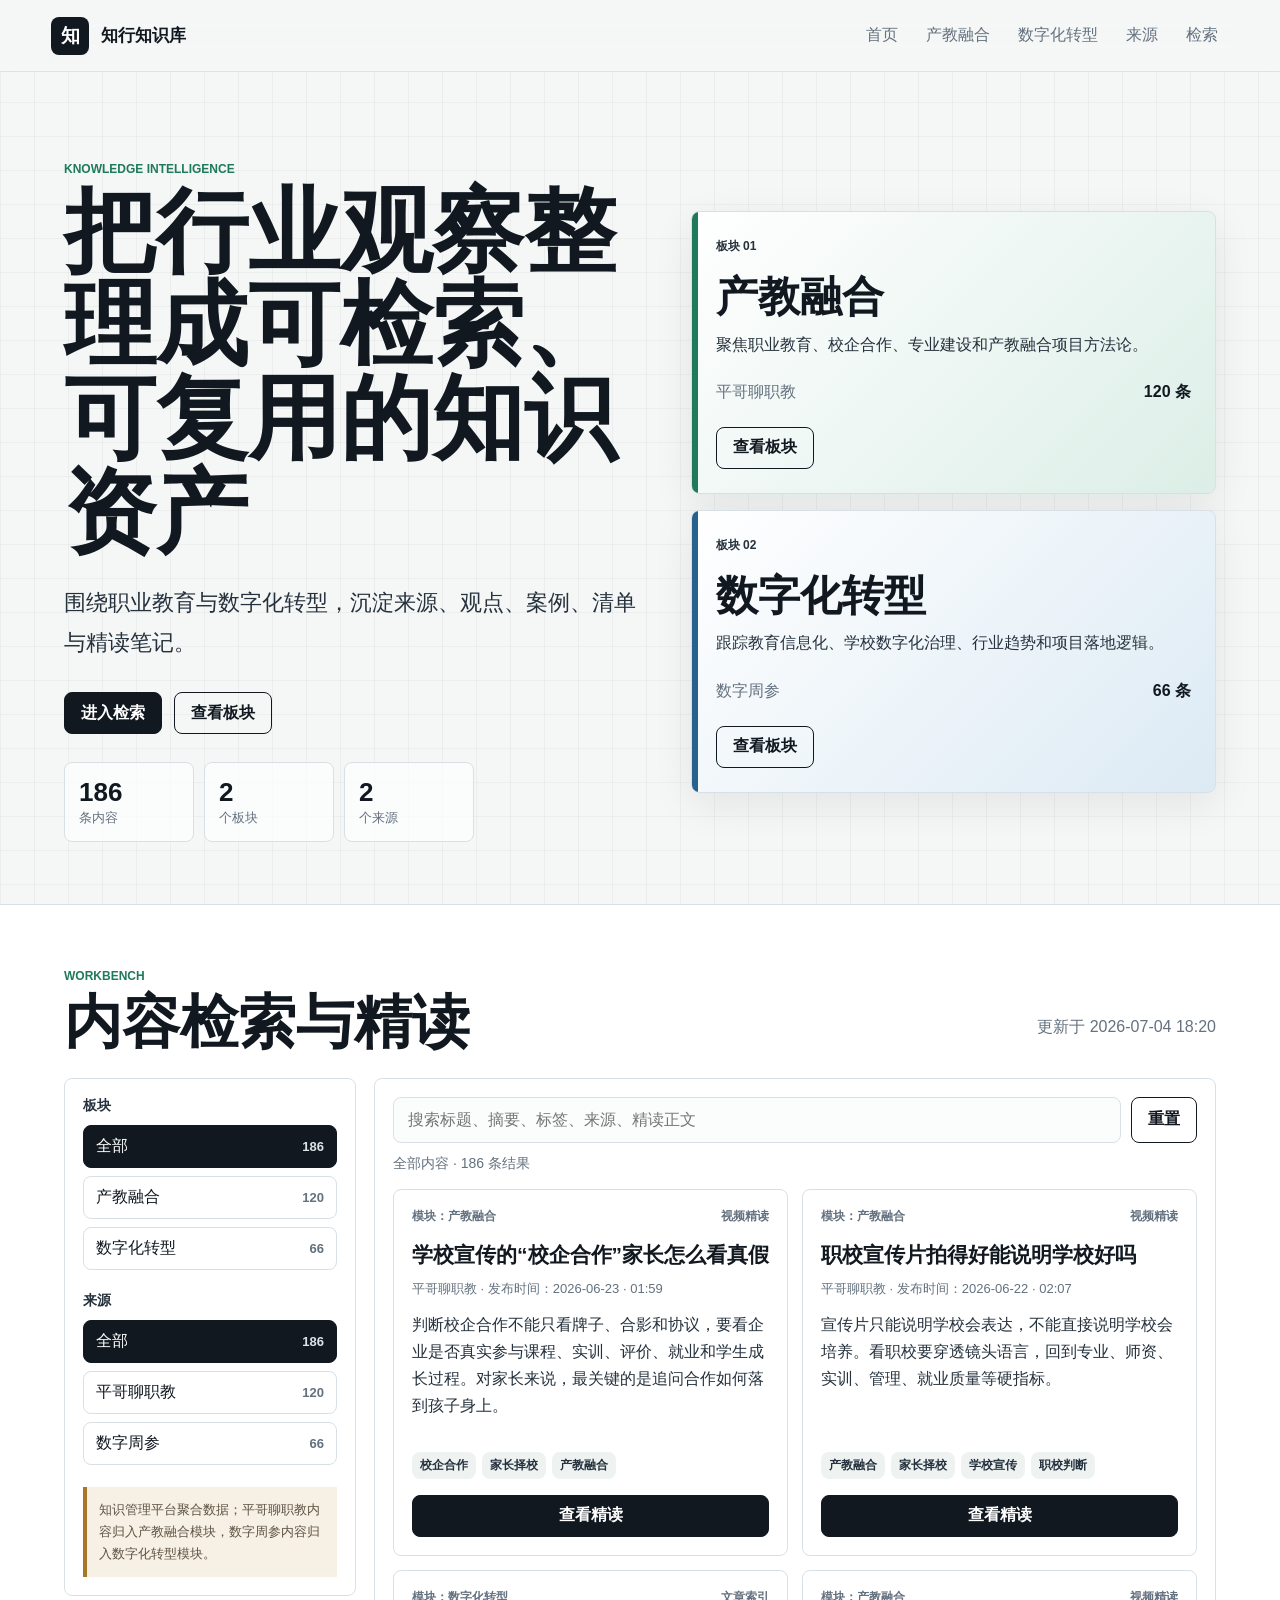
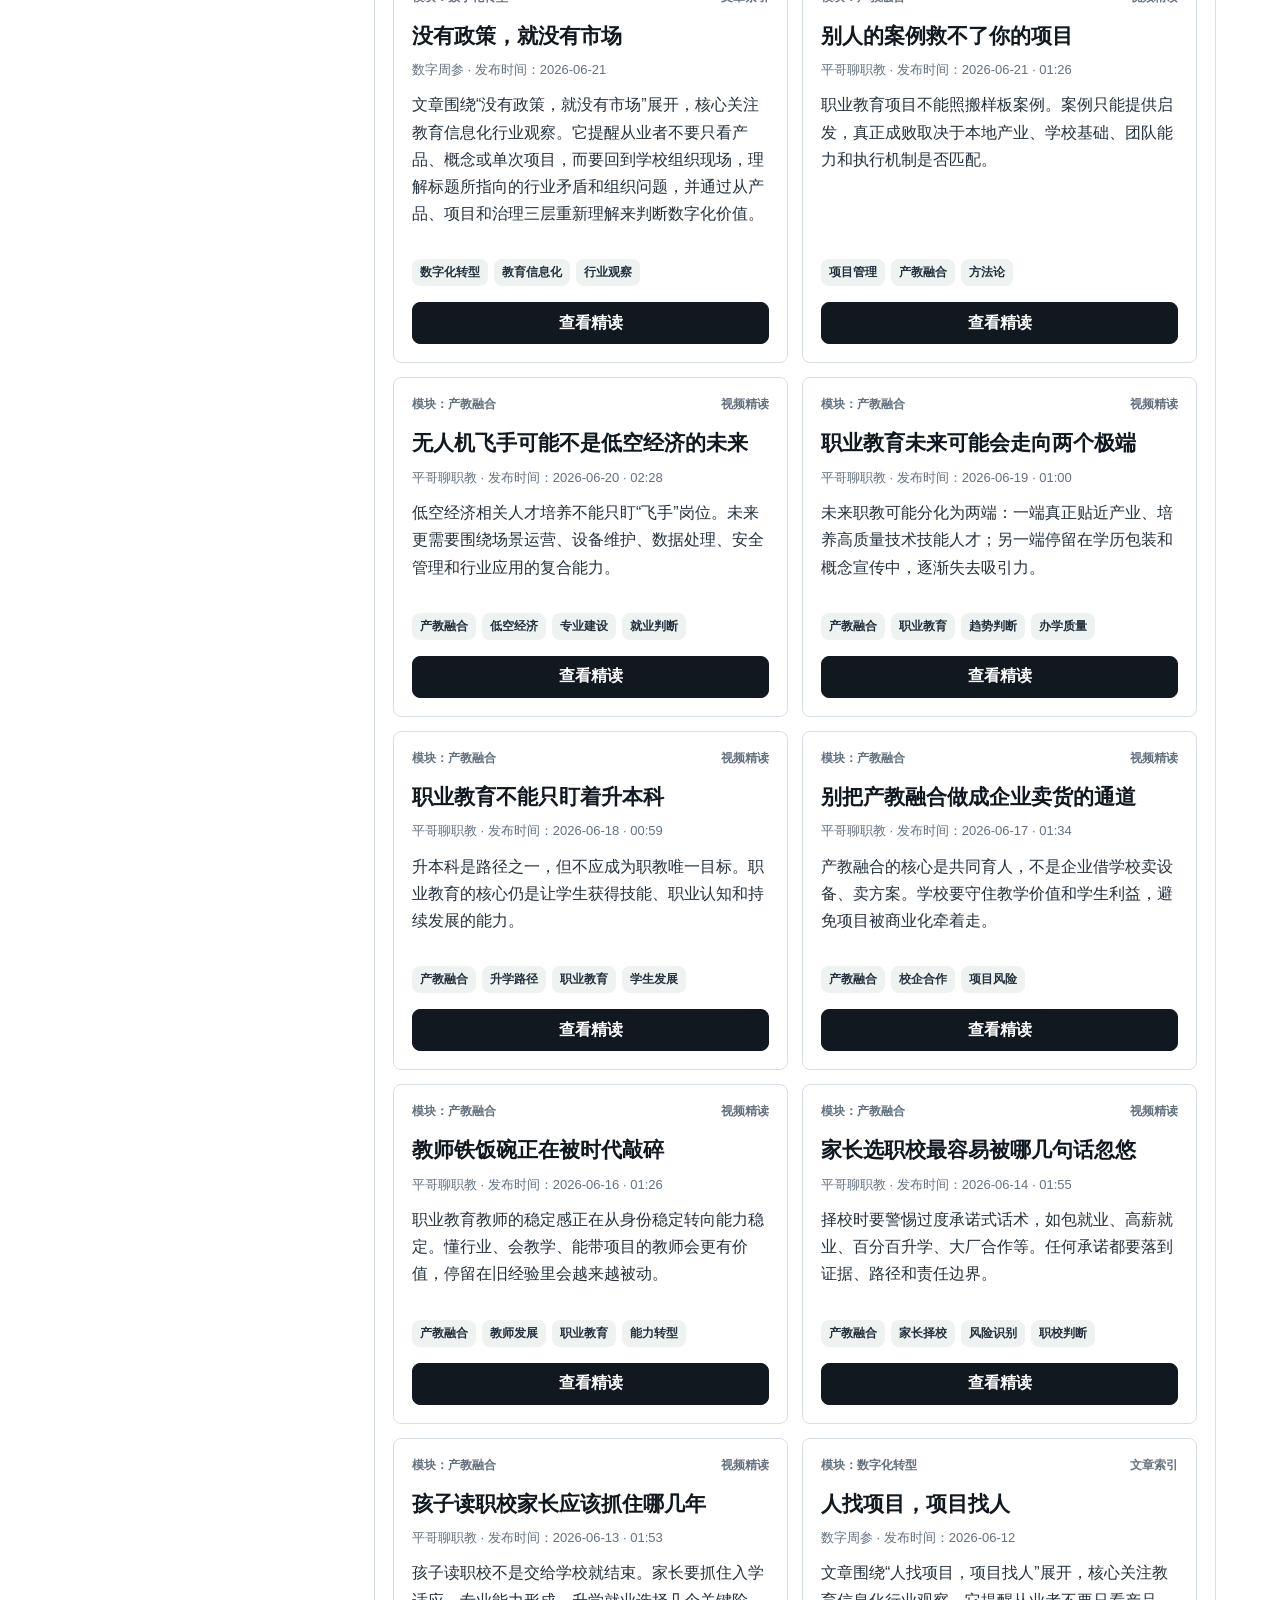
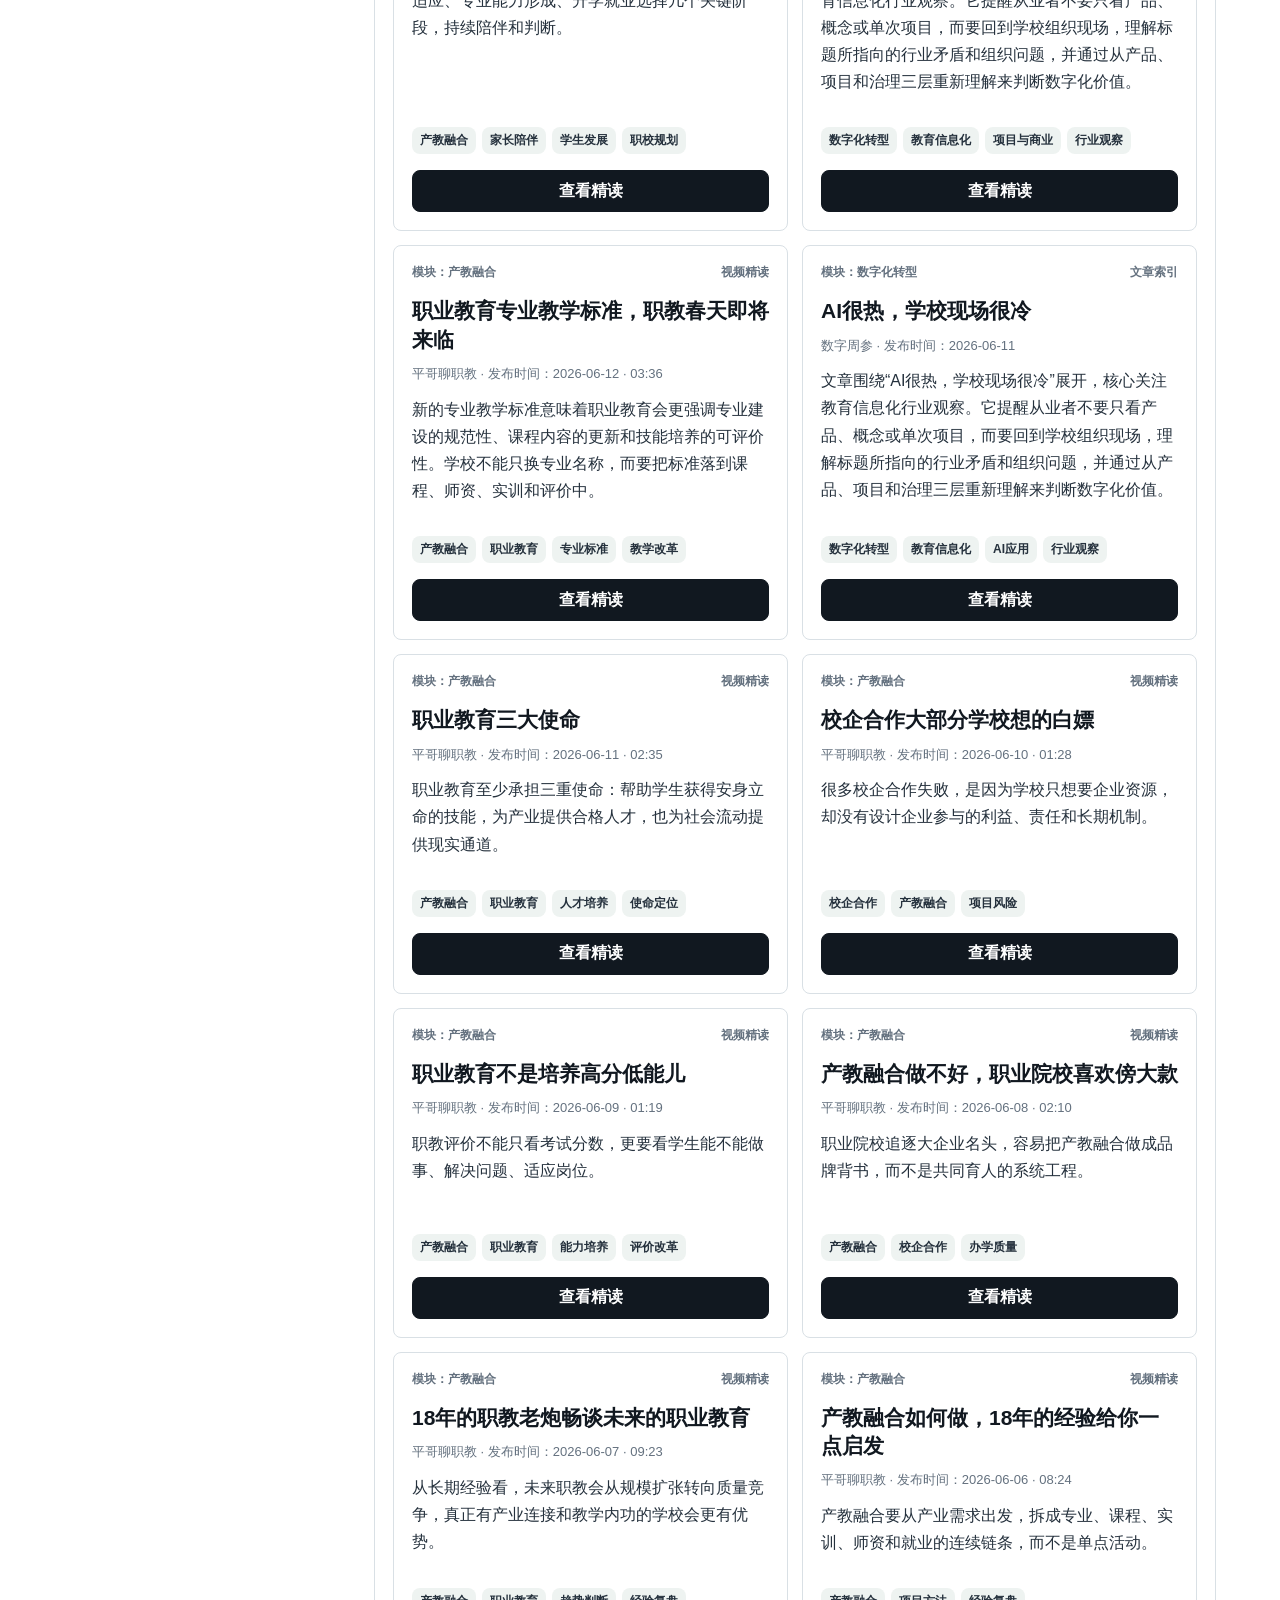
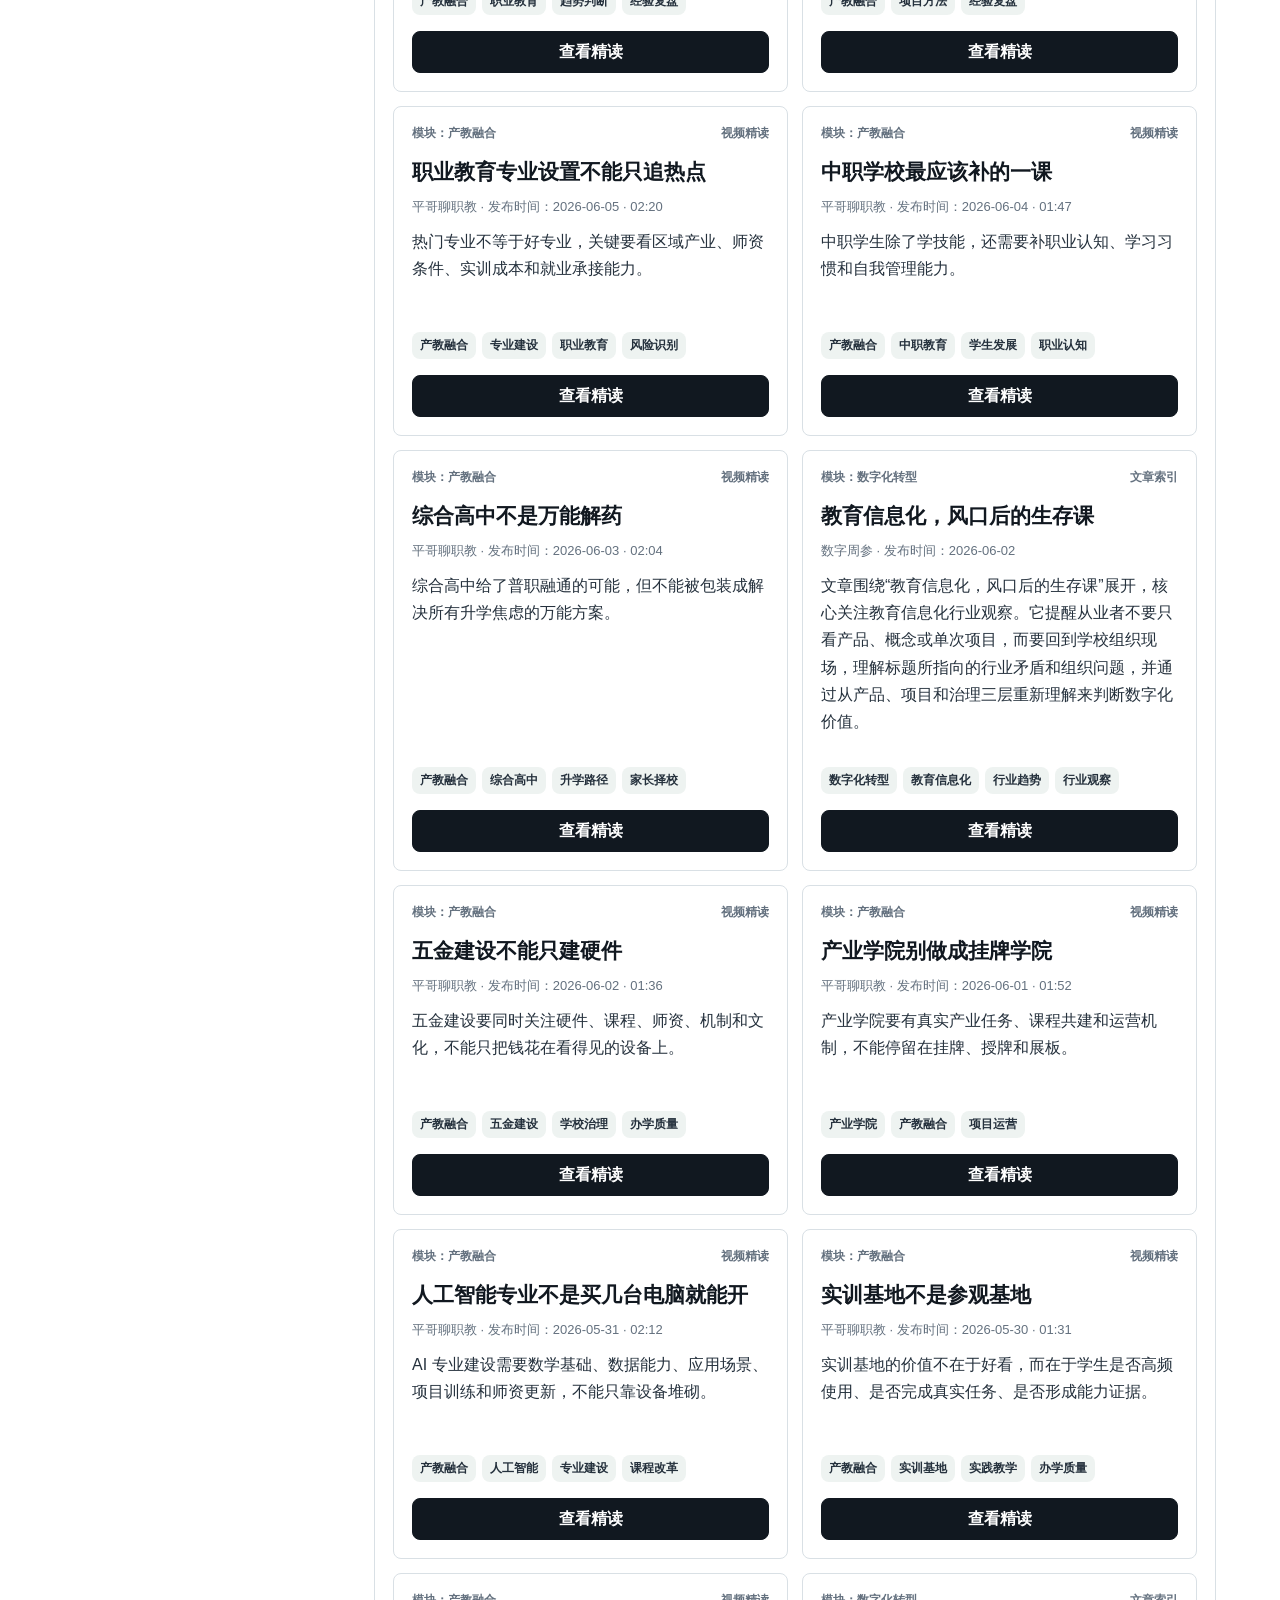
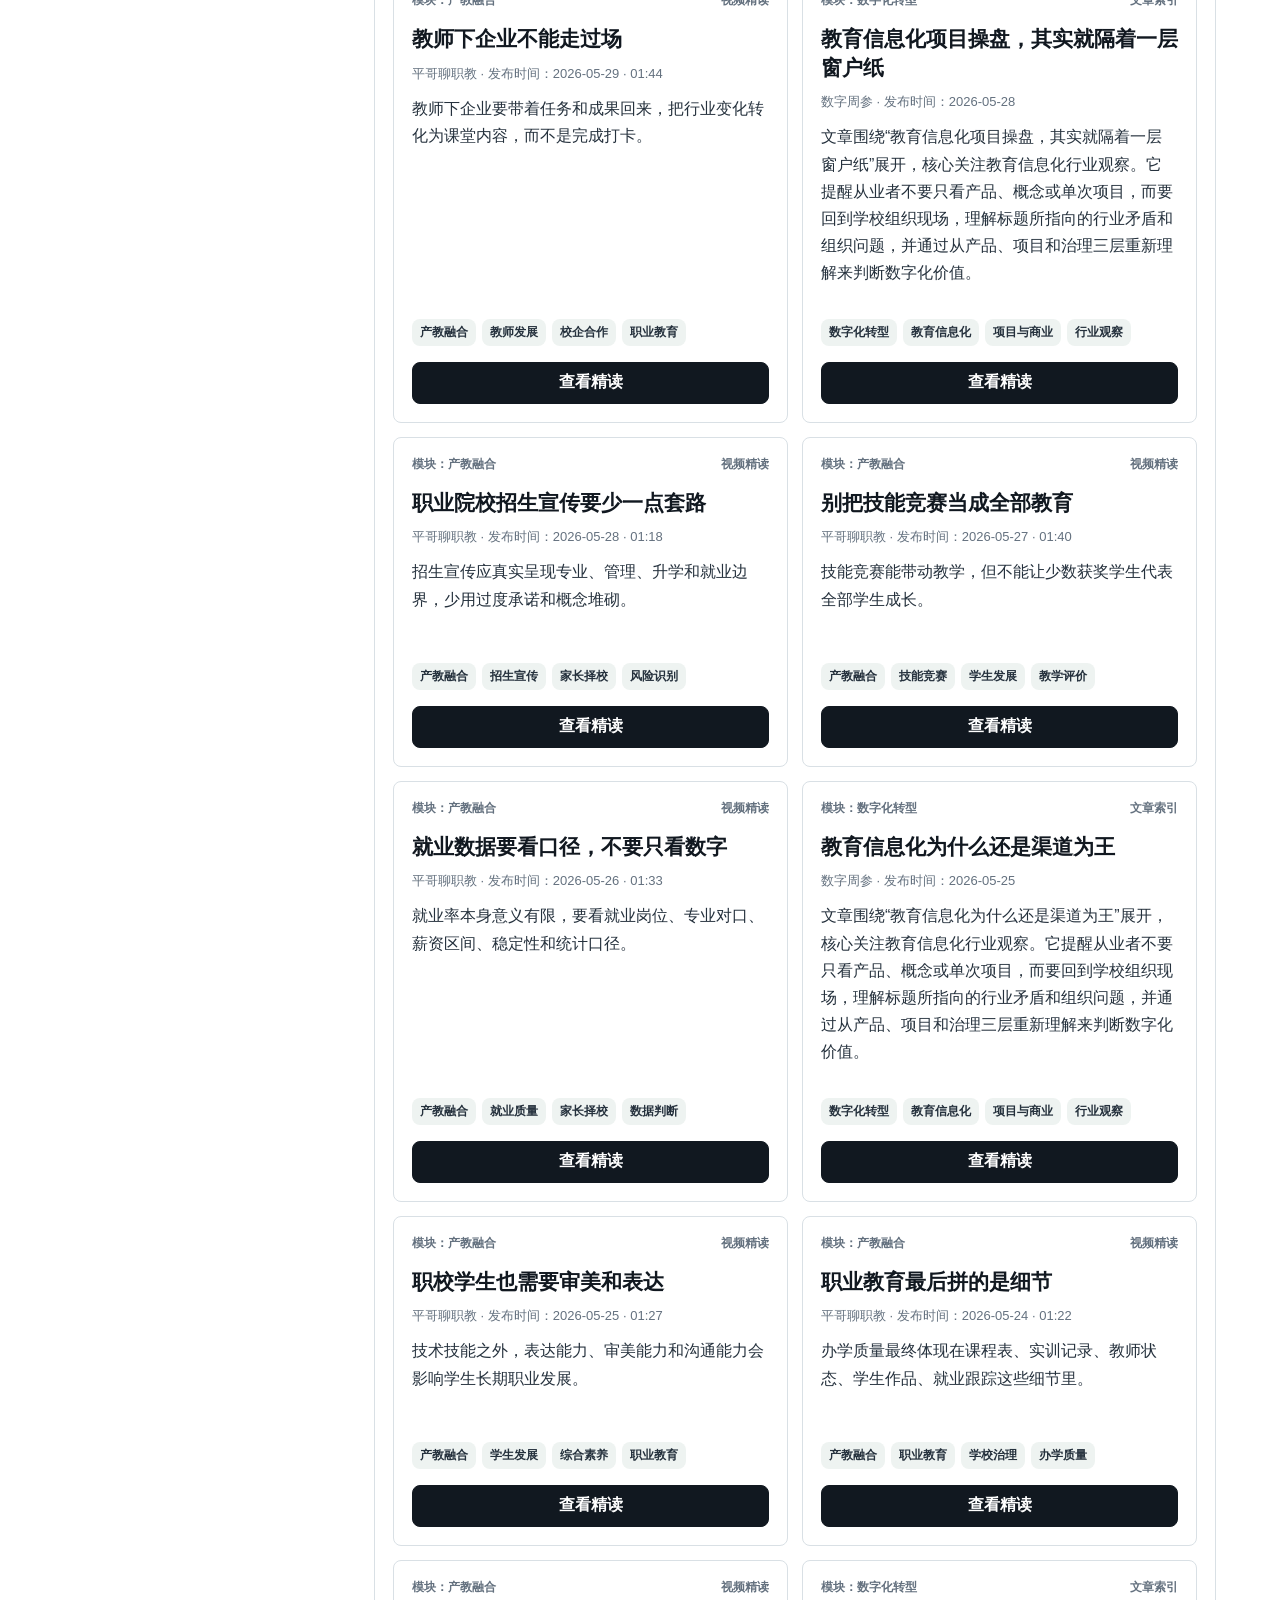
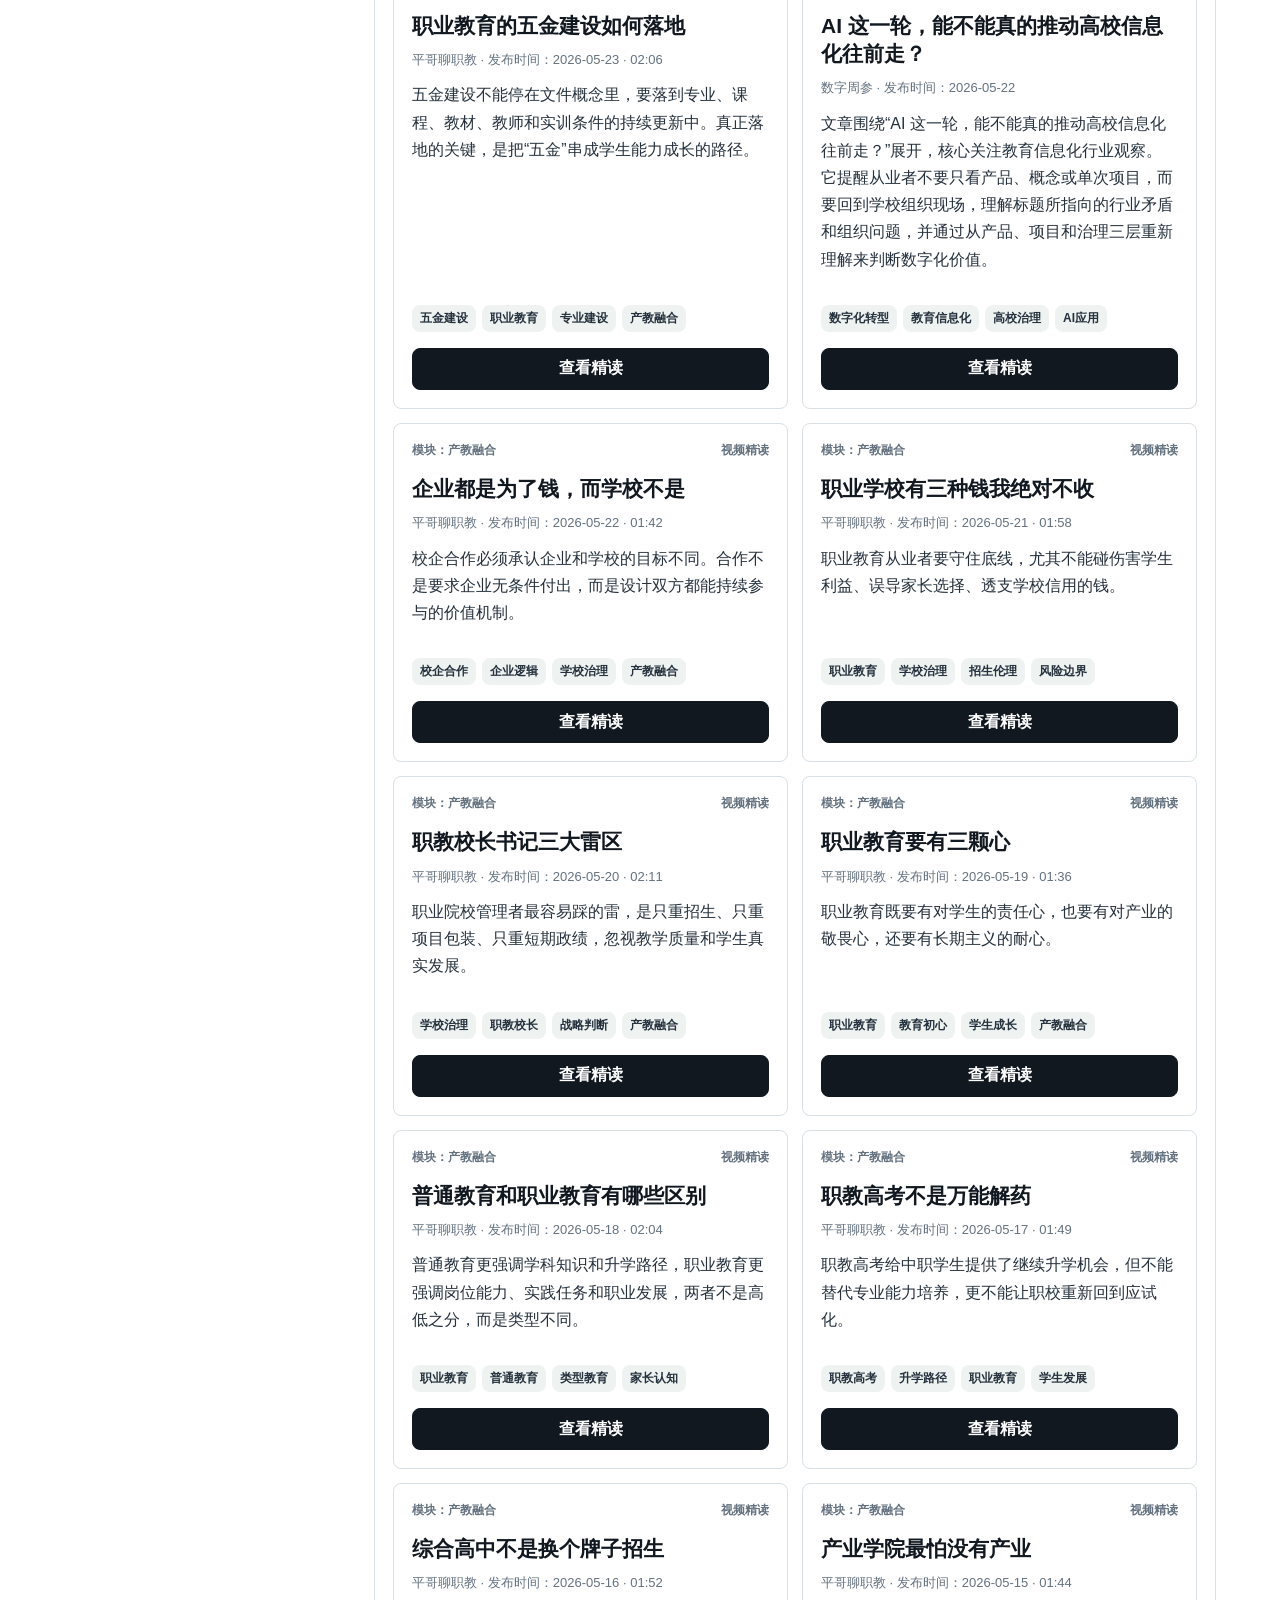
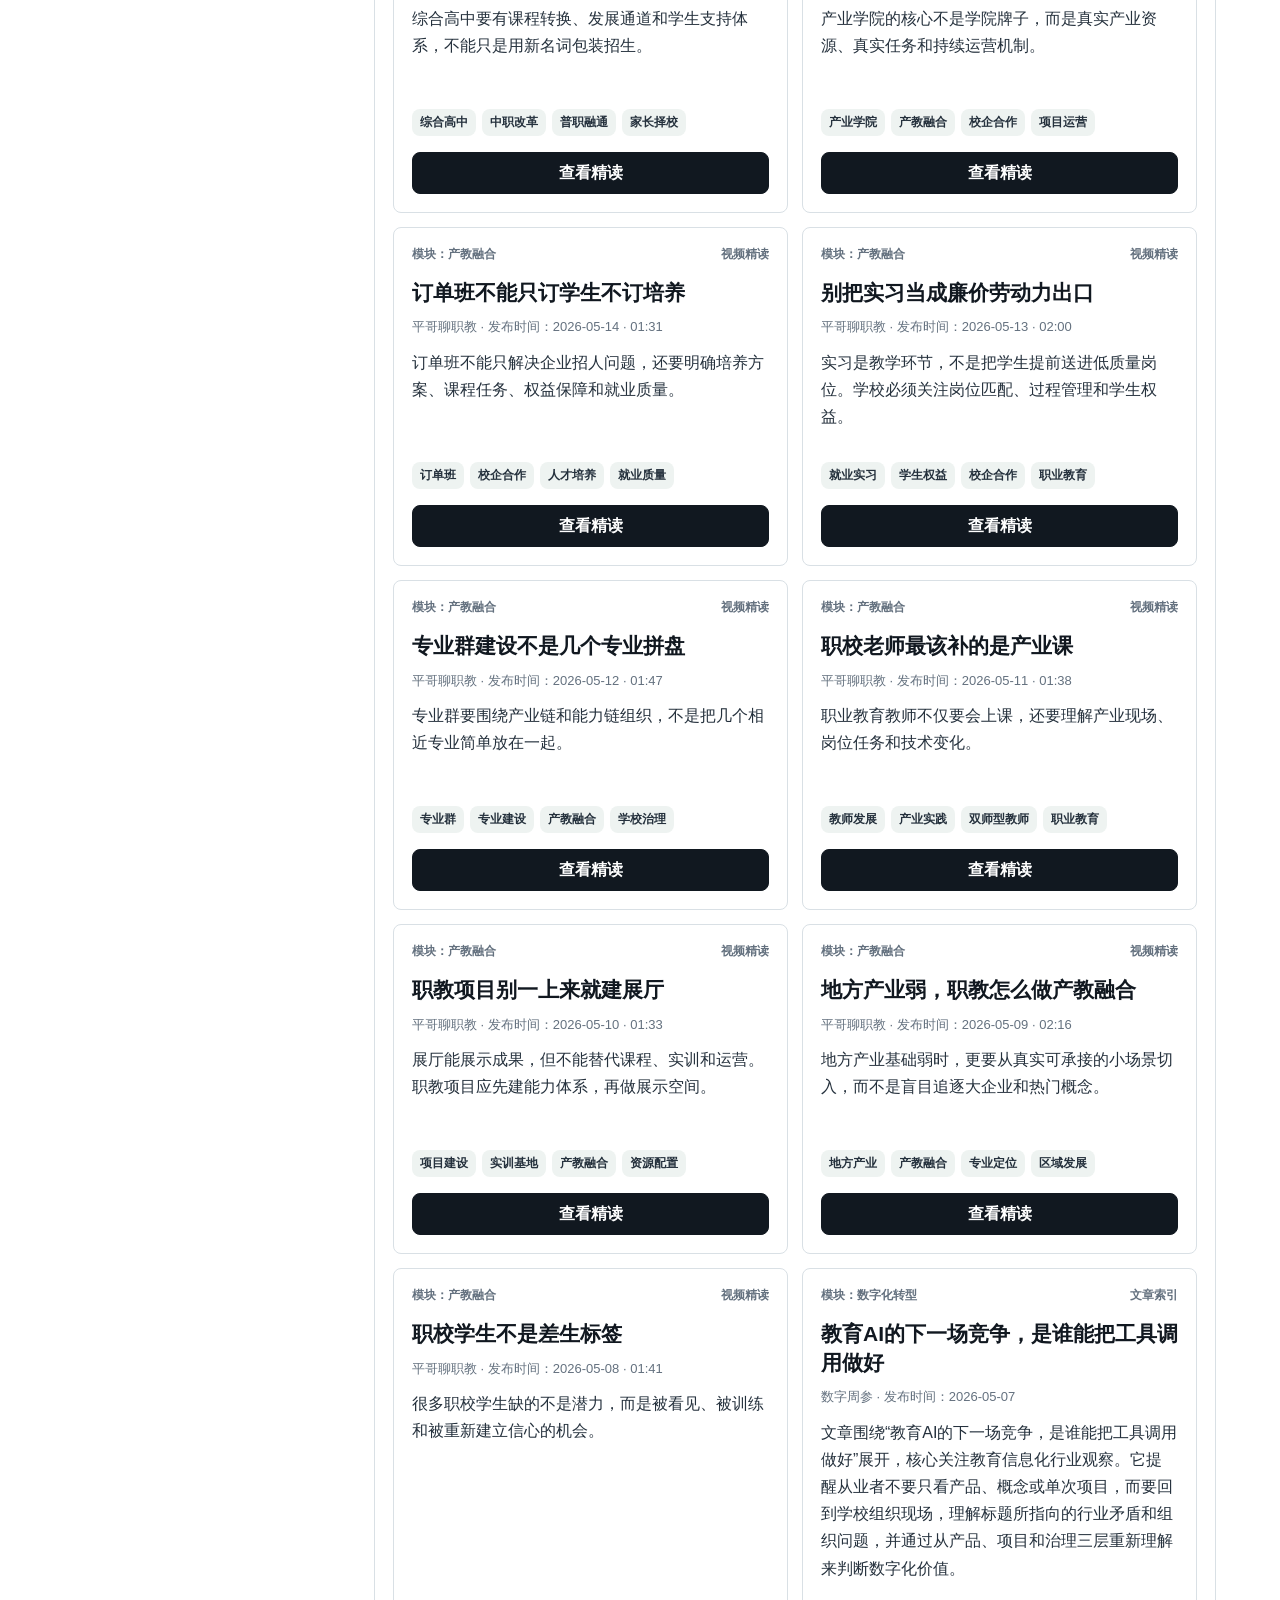
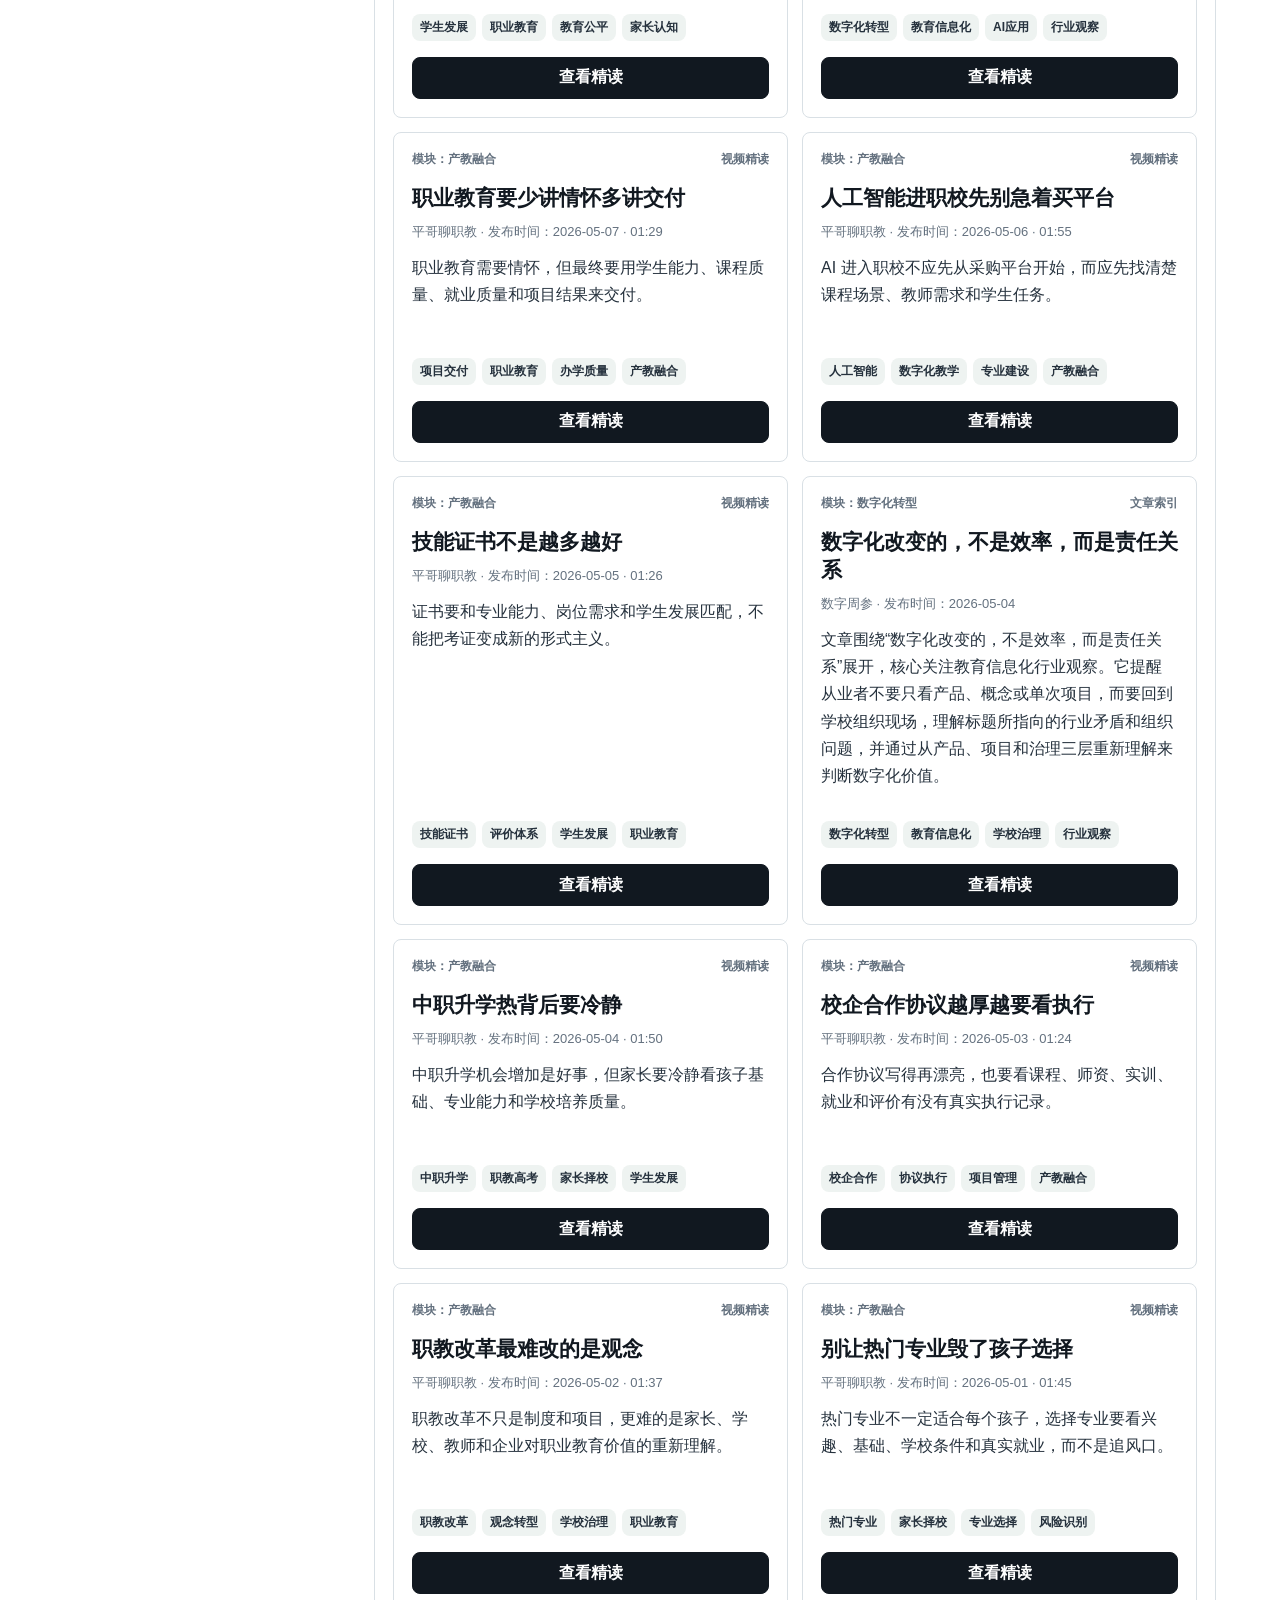
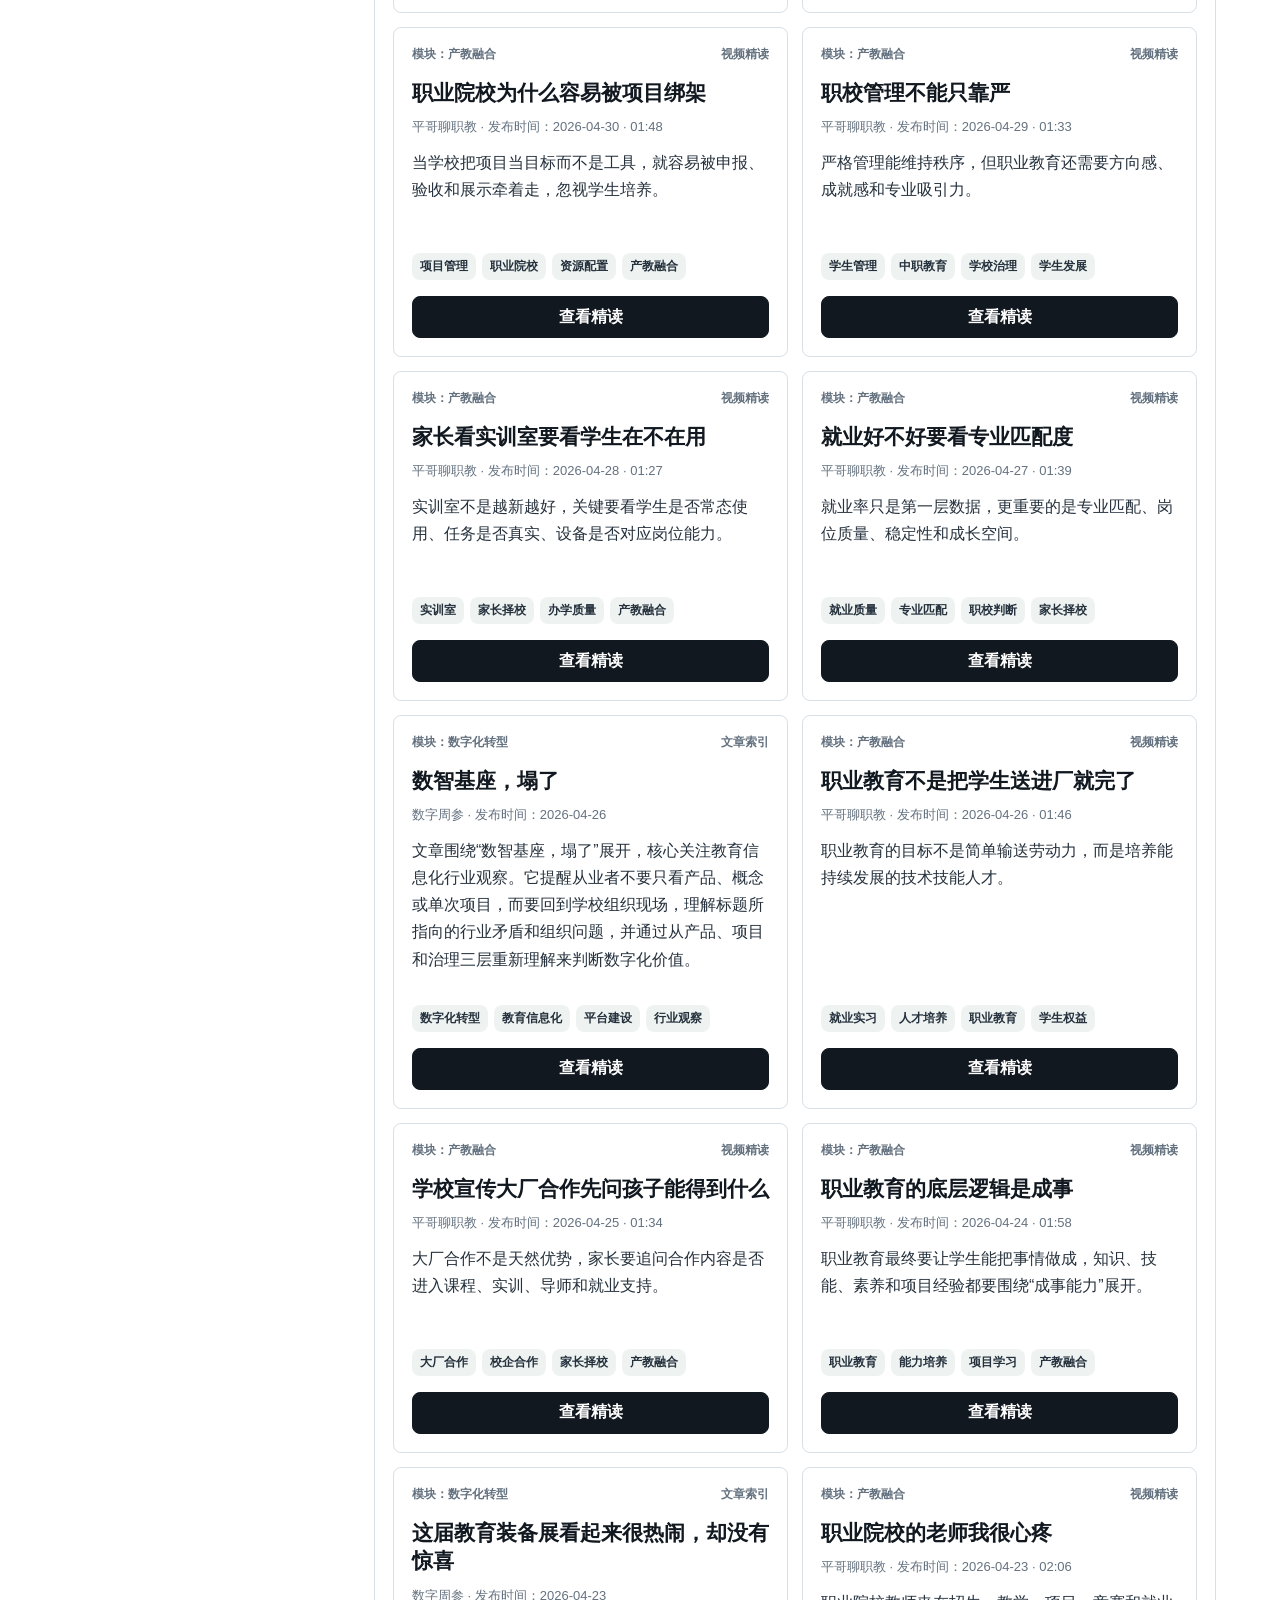
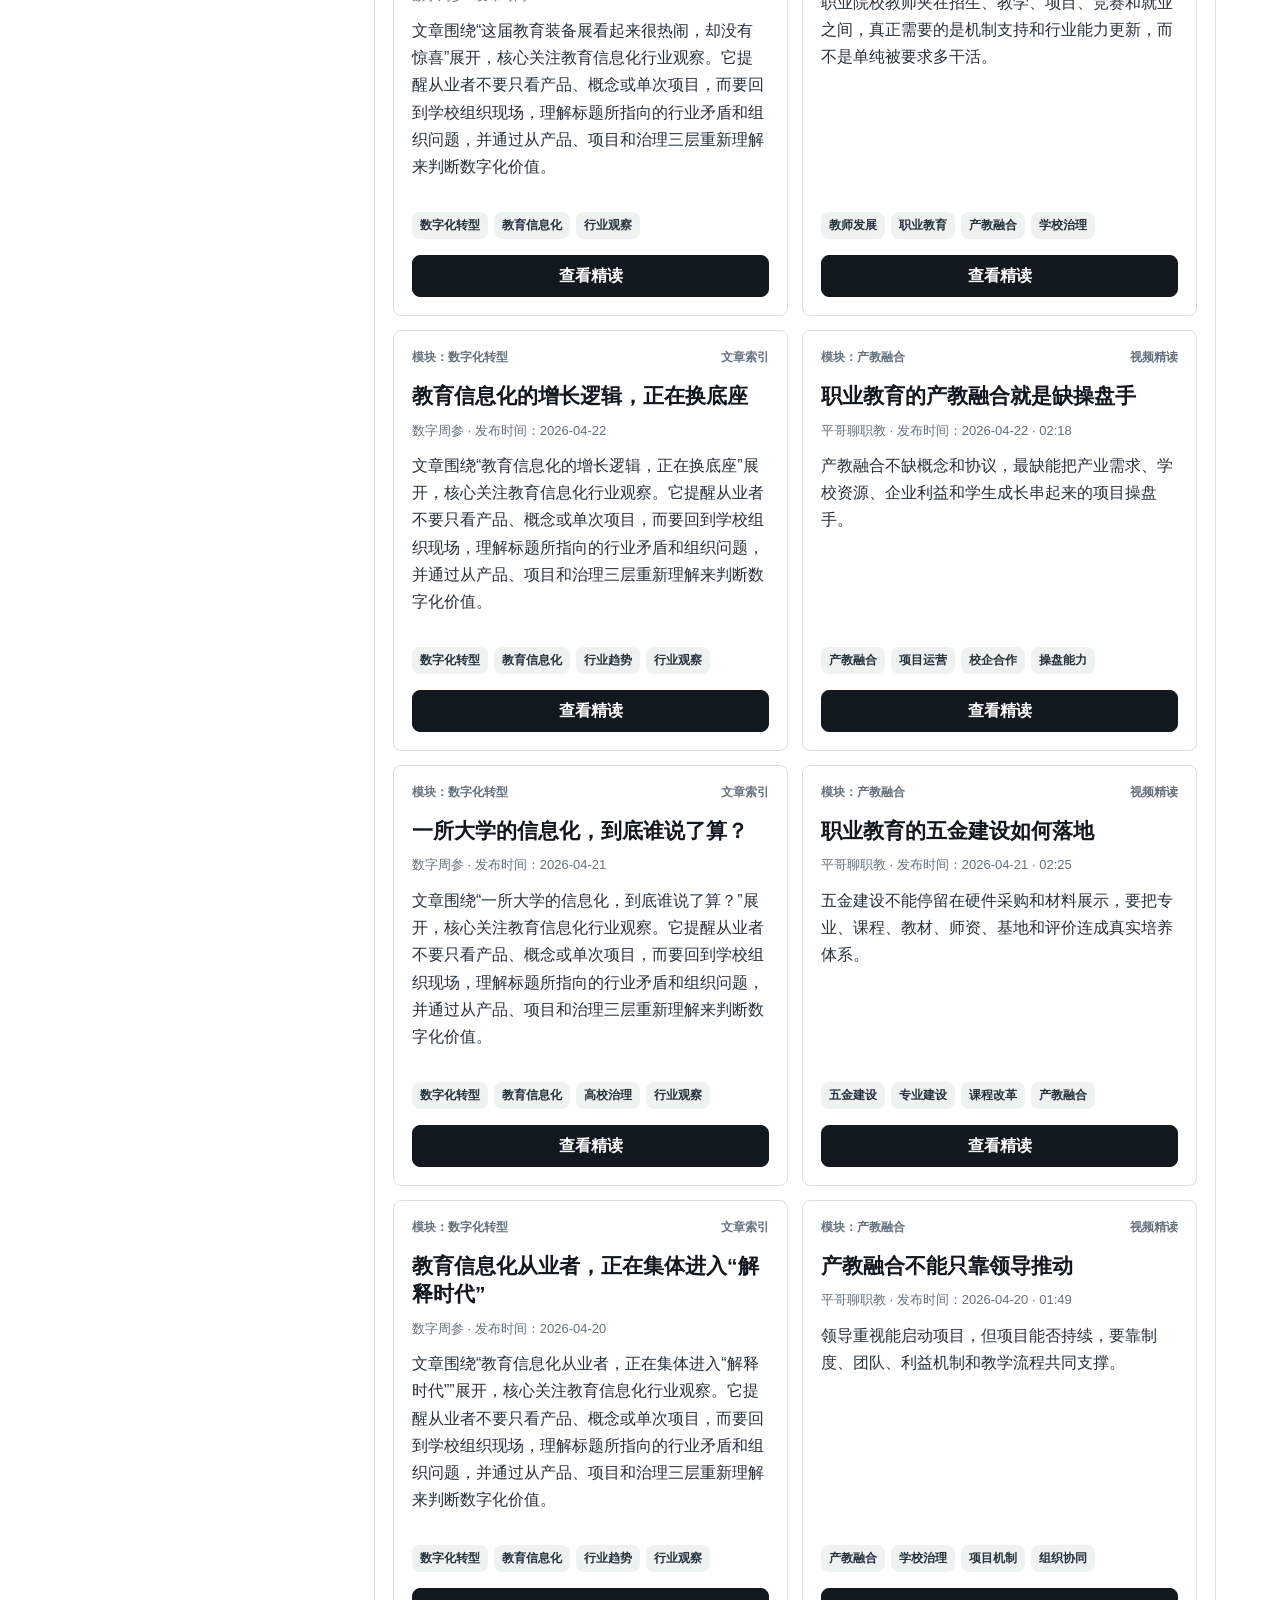
<file: site/index.html>
<!doctype html>
<html lang="zh-CN">
  <head>
    <meta charset="UTF-8" />
    <meta name="viewport" content="width=device-width, initial-scale=1.0" />
    <title>知行知识库 · 知识管理平台</title>
    <link rel="stylesheet" href="./styles.css" />
  </head>
  <body>
    <div class="site-shell">
      <header class="site-header">
        <a class="brand" href="#top" aria-label="知行知识库首页">
          <span class="brand-mark">知</span>
          <span class="brand-text">知行知识库</span>
        </a>
        <nav class="nav-links" aria-label="主导航">
          <a href="#top">首页</a>
          <a href="#industry-education">产教融合</a>
          <a href="#digital-transformation">数字化转型</a>
          <a href="#sources">来源</a>
          <a href="#workbench">检索</a>
        </nav>
      </header>

      <main id="top">
        <section class="hero" aria-labelledby="heroTitle">
          <div class="hero-copy">
            <p class="eyebrow">Knowledge Intelligence</p>
            <h1 id="heroTitle">把行业观察整理成可检索、可复用的知识资产</h1>
            <p id="platformDescription" class="hero-lede"></p>
            <div class="hero-actions" aria-label="主要操作">
              <a class="primary-link" href="#workbench">进入检索</a>
              <a class="ghost-link" href="#sectionCards">查看板块</a>
            </div>
            <div class="hero-stats" aria-label="平台统计">
              <div><strong id="totalCount">0</strong><span>条内容</span></div>
              <div><strong id="sectionCount">2</strong><span>个板块</span></div>
              <div><strong id="sourceCount">2</strong><span>个来源</span></div>
            </div>
          </div>
          <div id="sectionCards" class="section-cards" aria-label="知识板块"></div>
        </section>

        <section id="workbench" class="workbench" aria-labelledby="workbenchTitle">
          <div class="workbench-head">
            <div>
              <p class="eyebrow">Workbench</p>
              <h2 id="workbenchTitle">内容检索与精读</h2>
            </div>
            <p id="generatedAt" class="generated"></p>
          </div>

          <div class="workbench-layout">
            <aside class="filters" aria-label="筛选条件">
              <div class="filter-block">
                <h3>板块</h3>
                <div id="sectionFilters" class="filter-list"></div>
              </div>
              <div id="sources" class="filter-block">
                <h3>来源</h3>
                <div id="sourceFilters" class="filter-list"></div>
              </div>
              <p id="sourceNote" class="source-note"></p>
            </aside>

            <section class="content-panel" aria-label="内容列表">
              <div class="search-row">
                <label class="sr-only" for="searchInput">搜索内容</label>
                <input id="searchInput" type="search" placeholder="搜索标题、摘要、标签、来源、精读正文" />
                <button id="clearFilters" class="secondary-button" type="button">重置</button>
              </div>
              <div id="activeSummary" class="active-summary"></div>
              <div id="articleGrid" class="article-grid" aria-live="polite"></div>
            </section>
          </div>
        </section>
      </main>
    </div>

    <div id="reader" class="reader" aria-hidden="true">
      <div class="reader-backdrop" data-close></div>
      <article class="reader-panel" role="dialog" aria-modal="true" aria-labelledby="readerTitle">
        <button class="icon-button" type="button" data-close aria-label="关闭">×</button>
        <p id="readerKicker" class="eyebrow"></p>
        <h2 id="readerTitle"></h2>
        <p id="readerMeta" class="reader-meta"></p>
        <section class="reader-section">
          <h3>摘要</h3>
          <p id="readerSummary"></p>
        </section>
        <section class="reader-section">
          <h3>精读内容</h3>
          <div id="readerBody" class="reader-body"></div>
        </section>
        <p id="readerNote" class="reader-note"></p>
        <a id="readerLink" class="source-link" target="_blank" rel="noreferrer">打开来源</a>
      </article>
    </div>

    <script src="./app.js"></script>
  </body>
</html>
</file>
<file: site/styles.css>
:root {
  --ink: #111820;
  --ink-soft: #25313d;
  --muted: #64717f;
  --line: #d9e0e5;
  --paper: #f5f7f6;
  --panel: #ffffff;
  --panel-soft: #eef3f1;
  --green: #1f7a5c;
  --green-soft: #dceee7;
  --blue: #27628f;
  --blue-soft: #dceaf4;
  --gold: #a7772a;
  --danger: #9c3b2f;
  --shadow: 0 24px 70px rgba(17, 24, 32, 0.14);
}

* {
  box-sizing: border-box;
}

html {
  scroll-behavior: smooth;
}

body {
  margin: 0;
  min-height: 100vh;
  color: var(--ink);
  background:
    linear-gradient(90deg, rgba(17, 24, 32, 0.04) 1px, transparent 1px),
    linear-gradient(rgba(17, 24, 32, 0.035) 1px, transparent 1px),
    var(--paper);
  background-size: 34px 34px;
  font-family: "Avenir Next", "PingFang SC", "Microsoft YaHei", sans-serif;
}

button,
input {
  font: inherit;
}

button,
a {
  -webkit-tap-highlight-color: transparent;
}

a {
  color: inherit;
  text-decoration: none;
}

h1,
h2,
h3,
p {
  margin-top: 0;
}

.site-shell {
  min-height: 100vh;
}

.site-header {
  position: sticky;
  top: 0;
  z-index: 20;
  display: flex;
  align-items: center;
  justify-content: space-between;
  gap: 24px;
  padding: 16px clamp(18px, 4vw, 54px);
  border-bottom: 1px solid rgba(217, 224, 229, 0.86);
  background: rgba(245, 247, 246, 0.88);
  backdrop-filter: blur(18px);
}

.brand {
  display: inline-flex;
  align-items: center;
  gap: 12px;
  min-width: max-content;
  font-weight: 800;
}

.brand-mark {
  display: grid;
  place-items: center;
  width: 38px;
  height: 38px;
  border-radius: 8px;
  background: var(--ink);
  color: #fff;
  font-size: 19px;
}

.brand-text {
  font-size: 17px;
  letter-spacing: 0;
}

.nav-links {
  display: flex;
  align-items: center;
  justify-content: flex-end;
  gap: 6px;
  overflow-x: auto;
  color: var(--muted);
  white-space: nowrap;
}

.nav-links a {
  padding: 9px 11px;
  border-radius: 8px;
  transition: background 180ms ease, color 180ms ease;
}

.nav-links a:hover {
  background: #e9eeec;
  color: var(--ink);
}

.hero {
  display: grid;
  grid-template-columns: minmax(0, 1.05fr) minmax(320px, 0.95fr);
  gap: clamp(20px, 4vw, 46px);
  min-height: calc(100vh - 71px);
  padding: clamp(36px, 7vw, 90px) clamp(18px, 5vw, 72px) clamp(28px, 5vw, 62px);
  align-items: center;
}

.hero-copy {
  max-width: 820px;
}

.eyebrow {
  margin-bottom: 10px;
  color: var(--green);
  font-size: 12px;
  font-weight: 900;
  letter-spacing: 0;
  text-transform: uppercase;
}

.hero h1 {
  max-width: 850px;
  margin-bottom: 22px;
  color: var(--ink);
  font-family: "Songti SC", "Noto Serif CJK SC", Georgia, serif;
  font-size: clamp(42px, 7.2vw, 92px);
  font-weight: 900;
  letter-spacing: 0;
  line-height: 1.02;
}

.hero-lede {
  max-width: 650px;
  color: var(--ink-soft);
  font-size: clamp(17px, 1.8vw, 22px);
  line-height: 1.8;
}

.hero-actions {
  display: flex;
  flex-wrap: wrap;
  gap: 12px;
  margin: 30px 0 28px;
}

.primary-link,
.ghost-link,
.secondary-button,
.read-button,
.section-button,
.source-link,
.icon-button {
  display: inline-flex;
  align-items: center;
  justify-content: center;
  min-height: 42px;
  border: 1px solid var(--ink);
  border-radius: 8px;
  cursor: pointer;
  font-weight: 800;
  transition: transform 160ms ease, box-shadow 160ms ease, background 160ms ease;
}

.primary-link,
.read-button,
.source-link {
  padding: 0 16px;
  background: var(--ink);
  color: #fff;
}

.ghost-link,
.secondary-button,
.section-button {
  padding: 0 16px;
  background: transparent;
  color: var(--ink);
}

.primary-link:hover,
.ghost-link:hover,
.secondary-button:hover,
.read-button:hover,
.section-button:hover,
.source-link:hover {
  transform: translateY(-1px);
  box-shadow: 0 12px 26px rgba(17, 24, 32, 0.14);
}

.hero-stats {
  display: grid;
  grid-template-columns: repeat(3, minmax(0, 130px));
  gap: 10px;
}

.hero-stats div {
  padding: 14px;
  border: 1px solid var(--line);
  border-radius: 8px;
  background: rgba(255, 255, 255, 0.68);
}

.hero-stats strong {
  display: block;
  overflow-wrap: anywhere;
  font-size: 26px;
}

.hero-stats span {
  color: var(--muted);
  font-size: 13px;
}

.section-cards {
  display: grid;
  gap: 16px;
}

.section-card {
  position: relative;
  min-height: 260px;
  padding: 24px;
  border: 1px solid var(--line);
  border-radius: 8px;
  background: var(--panel);
  box-shadow: 0 12px 40px rgba(17, 24, 32, 0.08);
  overflow: hidden;
}

.section-card::before {
  content: "";
  position: absolute;
  inset: 0 auto 0 0;
  width: 6px;
  background: var(--green);
}

.section-card--blue::before {
  background: var(--blue);
}

.section-card--green {
  background: linear-gradient(135deg, #ffffff 0%, var(--green-soft) 100%);
}

.section-card--blue {
  background: linear-gradient(135deg, #ffffff 0%, var(--blue-soft) 100%);
}

.section-index {
  margin-bottom: 18px;
  color: var(--muted);
  font-size: 12px;
  font-weight: 900;
}

.section-card h2 {
  margin-bottom: 10px;
  font-size: clamp(28px, 4vw, 42px);
  line-height: 1.1;
}

.section-card p {
  max-width: 560px;
  color: var(--ink-soft);
  line-height: 1.7;
}

.section-meta {
  display: flex;
  flex-wrap: wrap;
  align-items: center;
  justify-content: space-between;
  gap: 10px;
  margin: 24px 0;
  color: var(--muted);
}

.section-meta strong {
  color: var(--ink);
}

.workbench {
  padding: clamp(34px, 5vw, 72px) clamp(18px, 5vw, 72px) 78px;
  border-top: 1px solid var(--line);
  background: #fff;
}

.workbench-head {
  display: flex;
  align-items: end;
  justify-content: space-between;
  gap: 20px;
  margin-bottom: 24px;
}

.workbench-head h2 {
  margin-bottom: 0;
  font-family: "Songti SC", "Noto Serif CJK SC", Georgia, serif;
  font-size: clamp(32px, 5vw, 58px);
  line-height: 1.05;
}

.generated {
  max-width: 280px;
  color: var(--muted);
  text-align: right;
}

.workbench-layout {
  display: grid;
  grid-template-columns: 292px minmax(0, 1fr);
  gap: 18px;
  align-items: start;
}

.filters,
.content-panel {
  border: 1px solid var(--line);
  border-radius: 8px;
  background: var(--panel);
}

.filters {
  position: sticky;
  top: 86px;
  padding: 18px;
}

.filter-block + .filter-block {
  margin-top: 22px;
}

.filter-block h3 {
  margin-bottom: 10px;
  color: var(--ink-soft);
  font-size: 14px;
}

.filter-list {
  display: grid;
  gap: 8px;
}

.filter-button {
  display: flex;
  align-items: center;
  justify-content: space-between;
  gap: 12px;
  width: 100%;
  min-height: 42px;
  padding: 10px 12px;
  border: 1px solid var(--line);
  border-radius: 8px;
  background: #fff;
  color: var(--ink);
  cursor: pointer;
  text-align: left;
}

.filter-button span {
  overflow-wrap: anywhere;
}

.filter-button strong {
  color: var(--muted);
  font-size: 13px;
}

.filter-button.is-active {
  border-color: var(--ink);
  background: var(--ink);
  color: #fff;
}

.filter-button.is-active strong {
  color: #dce4e8;
}

.source-note {
  margin: 22px 0 0;
  padding: 12px;
  border-left: 4px solid var(--gold);
  background: #f7f0e5;
  color: #5e5342;
  font-size: 13px;
  line-height: 1.7;
}

.content-panel {
  min-width: 0;
  padding: 18px;
}

.search-row {
  display: grid;
  grid-template-columns: minmax(0, 1fr) auto;
  gap: 10px;
  margin-bottom: 12px;
}

.search-row input {
  width: 100%;
  min-height: 46px;
  padding: 0 14px;
  border: 1px solid var(--line);
  border-radius: 8px;
  outline: none;
  color: var(--ink);
  background: #fbfcfc;
}

.search-row input:focus {
  border-color: var(--blue);
  box-shadow: 0 0 0 3px rgba(39, 98, 143, 0.13);
}

.active-summary {
  margin-bottom: 16px;
  color: var(--muted);
  font-size: 14px;
}

.article-grid {
  display: grid;
  grid-template-columns: repeat(auto-fill, minmax(280px, 1fr));
  gap: 14px;
}

.content-card,
.empty {
  border: 1px solid var(--line);
  border-radius: 8px;
  background: #fff;
}

.content-card {
  display: flex;
  min-height: 330px;
  flex-direction: column;
  padding: 18px;
  transition: transform 160ms ease, border-color 160ms ease, box-shadow 160ms ease;
}

.content-card:hover {
  transform: translateY(-3px);
  border-color: var(--blue);
  box-shadow: var(--shadow);
}

.content-card-topline {
  display: flex;
  align-items: center;
  justify-content: space-between;
  gap: 10px;
  margin-bottom: 16px;
  color: var(--muted);
  font-size: 12px;
  font-weight: 900;
}

.content-card h3 {
  margin-bottom: 10px;
  font-size: 21px;
  line-height: 1.35;
  overflow-wrap: anywhere;
}

.meta-line {
  margin-bottom: 12px;
  color: var(--muted);
  font-size: 13px;
  line-height: 1.5;
}

.summary {
  color: var(--ink-soft);
  line-height: 1.7;
}

.chips {
  display: flex;
  flex-wrap: wrap;
  gap: 6px;
  margin: auto 0 16px;
  padding-top: 16px;
}

.chip {
  padding: 5px 8px;
  border-radius: 8px;
  background: var(--panel-soft);
  color: var(--ink-soft);
  font-size: 12px;
  font-weight: 700;
}

.read-button {
  width: 100%;
}

.empty {
  grid-column: 1 / -1;
  padding: 28px;
  color: var(--muted);
  text-align: center;
}

.reader {
  position: fixed;
  inset: 0;
  z-index: 50;
  display: none;
}

.reader.is-open {
  display: block;
}

.reader-backdrop {
  position: absolute;
  inset: 0;
  background: rgba(17, 24, 32, 0.56);
}

.reader-panel {
  position: absolute;
  top: 24px;
  right: 24px;
  bottom: 24px;
  width: min(760px, calc(100vw - 48px));
  overflow: auto;
  padding: clamp(22px, 4vw, 38px);
  border-radius: 8px;
  background: #fff;
  box-shadow: var(--shadow);
}

.icon-button {
  position: sticky;
  top: 0;
  float: right;
  width: 42px;
  min-height: 42px;
  padding: 0;
  background: #fff;
  color: var(--ink);
  font-size: 24px;
}

.reader-panel h2 {
  clear: both;
  margin-bottom: 12px;
  font-family: "Songti SC", "Noto Serif CJK SC", Georgia, serif;
  font-size: clamp(28px, 4vw, 46px);
  line-height: 1.16;
  overflow-wrap: anywhere;
}

.reader-meta,
.reader-note {
  color: var(--muted);
  line-height: 1.7;
}

.reader-section {
  margin-top: 26px;
  padding-top: 20px;
  border-top: 1px solid var(--line);
}

.reader-section h3 {
  margin-bottom: 10px;
  font-size: 18px;
}

.reader-body {
  color: var(--ink-soft);
  line-height: 1.9;
}

.source-link {
  margin-top: 16px;
}

.sr-only {
  position: absolute;
  width: 1px;
  height: 1px;
  padding: 0;
  margin: -1px;
  overflow: hidden;
  clip: rect(0, 0, 0, 0);
  white-space: nowrap;
  border: 0;
}

@media (max-width: 980px) {
  .site-header {
    align-items: flex-start;
    flex-direction: column;
  }

  .nav-links {
    width: 100%;
    justify-content: flex-start;
  }

  .hero {
    grid-template-columns: 1fr;
    min-height: auto;
  }

  .workbench-layout {
    grid-template-columns: 1fr;
  }

  .filters {
    position: static;
  }
}

@media (max-width: 640px) {
  .hero-stats {
    grid-template-columns: 1fr;
  }

  .search-row {
    grid-template-columns: 1fr;
  }

  .workbench-head {
    align-items: flex-start;
    flex-direction: column;
  }

  .generated {
    text-align: left;
  }

  .reader-panel {
    inset: 10px;
    width: auto;
  }
}
</file>
